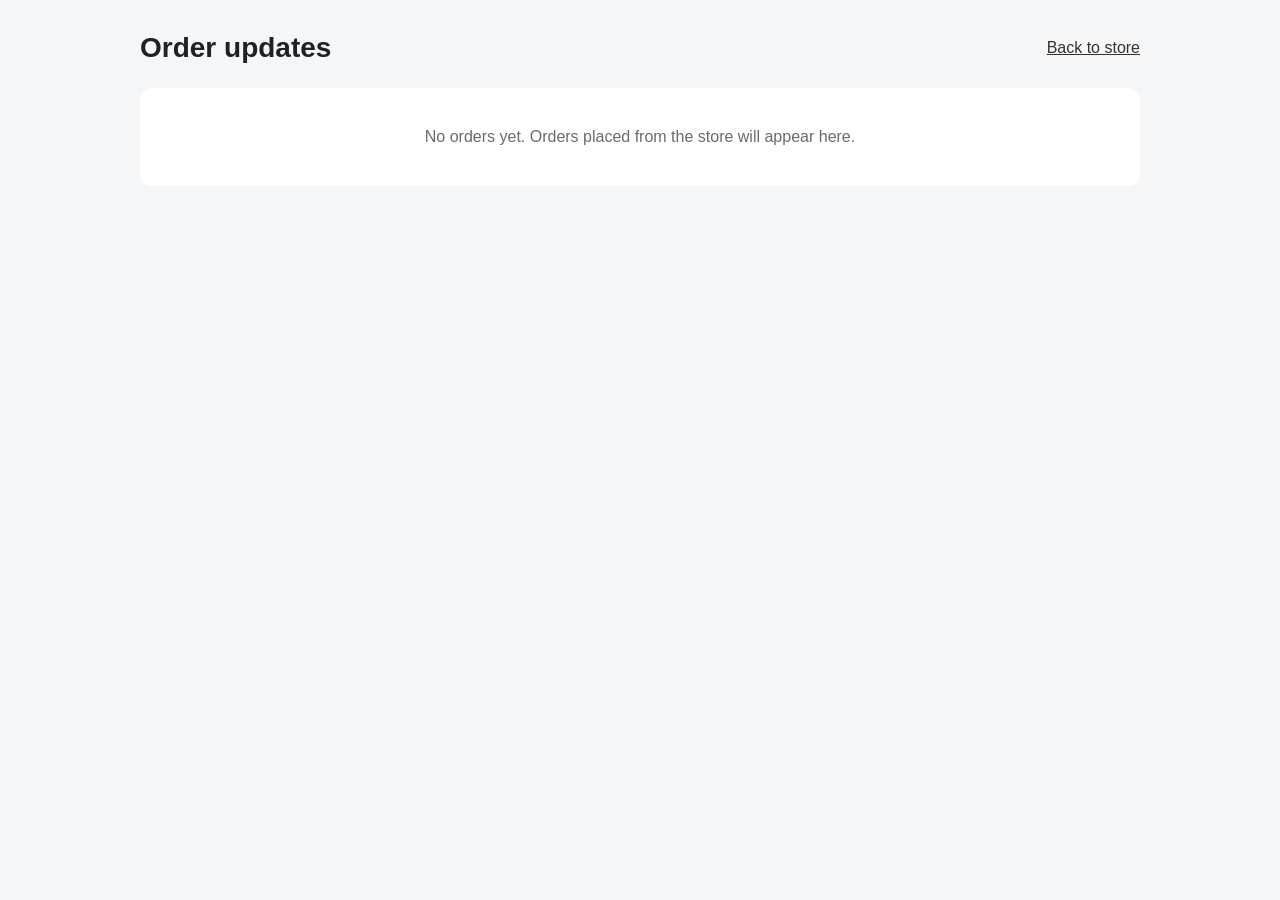
<file: admin.html>
<!DOCTYPE html>
<html lang="en">
<head>
    <meta charset="UTF-8">
    <meta name="viewport" content="width=device-width, initial-scale=1.0">
    <title>Order Admin | Baby Toy Store</title>
    <style>
        * { box-sizing: border-box; }
        body { margin: 0; padding: 32px 18px; background: #f5f6f8; color: #202124; font-family: Arial, sans-serif; }
        main { max-width: 1000px; margin: auto; }
        header { display: flex; justify-content: space-between; align-items: center; gap: 16px; margin-bottom: 24px; }
        h1 { margin: 0; font-size: 28px; }
        header a { color: #333; }
        .orders { display: grid; gap: 16px; }
        .order-card { padding: 20px; border-radius: 12px; background: #fff; box-shadow: 0 3px 14px #0000000d; }
        .order-heading { display: flex; justify-content: space-between; gap: 12px; flex-wrap: wrap; margin-bottom: 12px; }
        .order-heading h2 { margin: 0 0 6px; font-size: 18px; }
        .muted { color: #70757a; font-size: 14px; }
        .items { margin: 10px 0 18px; padding-left: 20px; color: #45484c; }
        .stage-grid { display: grid; grid-template-columns: repeat(3, minmax(0, 1fr)); gap: 12px; }
        .stage { padding: 13px; border: 1px solid #e3e5e8; border-radius: 8px; }
        .stage label { display: block; margin-bottom: 8px; font-weight: 700; font-size: 14px; }
        .stage input { width: 100%; padding: 9px; border: 1px solid #ccd0d5; border-radius: 5px; }
        .stage small { display: block; margin-top: 7px; color: #626970; }
        .actions { display: flex; justify-content: space-between; gap: 10px; margin-top: 16px; }
        button { padding: 10px 16px; border: 0; border-radius: 6px; background: #ffe926; font-weight: 700; cursor: pointer; }
        button.delete-order { background: #fff; border: 1px solid #c83f3f; color: #b42323; }
        .empty { padding: 40px 20px; border-radius: 12px; background: white; text-align: center; color: #676b70; }
        @media(max-width: 650px) { body { padding: 22px 12px; } .stage-grid { grid-template-columns: 1fr; } }
    </style>
</head>
<body>
<main>
    <header><h1>Order updates</h1><a href="index.html">Back to store</a></header>
    <div id="orders" class="orders" aria-live="polite"></div>
</main>
<script>
    const ORDER_KEY = "toyStoreOrders";
    const stageNames = ["Confirmed", "On the way", "Delivered"];
    function loadOrders() {
        try { return JSON.parse(localStorage.getItem(ORDER_KEY)) || []; }
        catch { return []; }
    }
    function renderOrders() {
        const container = document.getElementById("orders");
        const orders = loadOrders();
        if (!orders.length) {
            container.innerHTML = '<div class="empty">No orders yet. Orders placed from the store will appear here.</div>';
            return;
        }
        container.innerHTML = orders.map(order => {
            const stages = Array.isArray(order.stages) ? order.stages : stageNames.map((name, index) => ({ name, date: "", completed: index === 0 }));
            const items = (order.items || []).map(item => `<li>${item.name} × ${item.quantity} — $${(item.price * item.quantity).toFixed(2)}</li>`).join("");
            return `<article class="order-card" data-order="${order.id}">
                <div class="order-heading"><div><h2>${order.id}</h2><span class="muted">Placed ${new Date(order.createdAt).toLocaleString()}</span></div><strong>$${Number(order.total).toFixed(2)}</strong></div>
                <ul class="items">${items}</ul>
                <div class="stage-grid">${stageNames.map((name, index) => `<div class="stage"><label for="date-${order.id}-${index}">${name} date</label><input type="date" id="date-${order.id}-${index}" value="${stages[index]?.date || ""}"><small>${stages[index]?.completed ? "Visible to customer" : "Not completed"}</small></div>`).join("")}</div>
                <div class="stage"><label for="status-${order.id}">Order status</label><select id="status-${order.id}" style="width:100%;padding:9px;border:1px solid #ccd0d5;border-radius:5px">${stageNames.map((name, index) => `<option value="${index}" ${Number(order.status) === index ? "selected" : ""}>${name}</option>`).join("")}</select></div>
                <div class="actions">
                    <button class="delete-order" type="button" onclick="deleteOrder('${order.id}')">Delete order</button>
                    <button type="button" onclick="saveOrderUpdate('${order.id}')">Save order update</button>
                </div>
            </article>`;
        }).join("");
    }
    function saveOrderUpdate(orderId) {
        const orders = loadOrders();
        const order = orders.find(item => item.id === orderId);
        if (!order) return;
        const status = Number(document.getElementById(`status-${orderId}`).value);
        order.status = status;
        order.stages = stageNames.map((name, index) => ({
            name,
            date: document.getElementById(`date-${orderId}-${index}`).value,
            completed: index <= status
        }));
        if (order.stages.slice(0, status + 1).some(stage => !stage.date)) {
            alert("Add a date for each completed order step before saving.");
            return;
        }
        localStorage.setItem(ORDER_KEY, JSON.stringify(orders));
        renderOrders();
        alert("Order status and dates updated.");
    }
    function deleteOrder(orderId) {
        if (!confirm(`Delete order ${orderId} and its saved product details?`)) return;
        const orders = loadOrders().filter(order => order.id !== orderId);
        localStorage.setItem(ORDER_KEY, JSON.stringify(orders));
        if (localStorage.getItem("lastToyStoreOrder") === orderId) {
            if (orders.length) localStorage.setItem("lastToyStoreOrder", orders[0].id);
            else localStorage.removeItem("lastToyStoreOrder");
        }
        renderOrders();
    }
    window.addEventListener("storage", renderOrders);
    renderOrders();
</script>
</body>
</html>
</file>
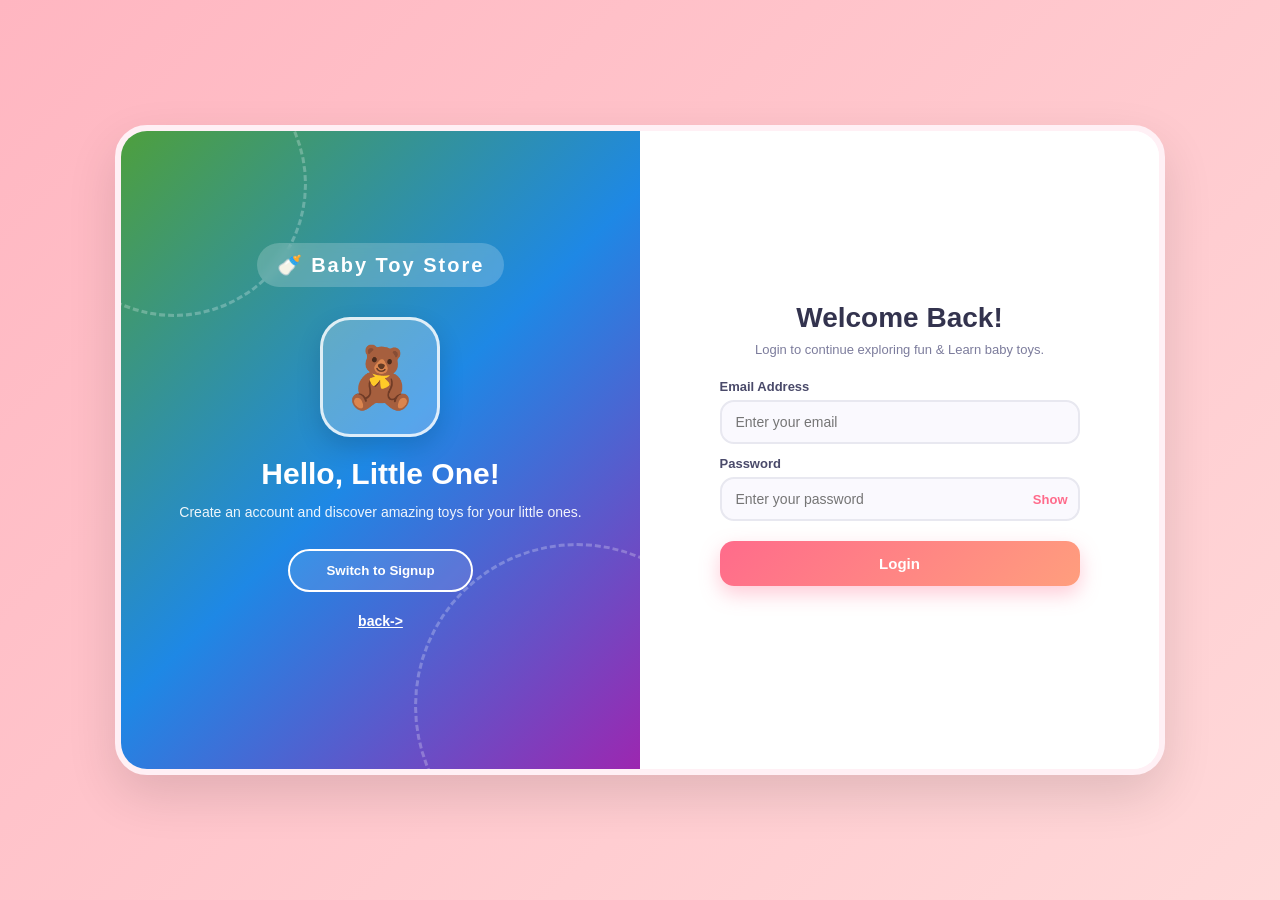
<file: dive.html>
<!DOCTYPE html>
<html lang="en">
<head>
<meta charset="UTF-8">
<meta name="viewport" content="width=device-width, initial-scale=1.0">
<title>Baby Toy Store - Login & Signup</title>

<style>
* {
    margin: 0;
    padding: 0;
    box-sizing: border-box;
}

body {
    min-height: 100vh;
    display: flex;
    align-items: center;
    justify-content: center;
    padding: 20px;
    font-family: "Poppins", "Comic Sans MS", "Segoe UI", sans-serif;
    background: linear-gradient(135deg, #FFB6C1, #FFE4E1, #E0FFFF, #98FB98);
    background-size: 400% 400%;
    animation: toyBgAnimation 12s ease infinite;
}

@keyframes toyBgAnimation {
    0% { background-position: 0% 50%; }
    50% { background-position: 100% 50%; }
    100% { background-position: 0% 50%; }
}

.auth-container {
    position: relative;
    display: flex;
    width: 100%;
    max-width: 1050px;
    min-height: 650px;
    background: #FFFFFF;
    border-radius: 32px;
    overflow: hidden;
    box-shadow: 0 20px 50px rgba(0, 0, 0, 0.12);
    border: 6px solid #FFF0F5;
}

/* Both forms remain visible on desktop */
.form-panel {
    width: 50%;
    flex: 0 0 50%;
    display: flex;
    flex-direction: column;
    justify-content: center;
    align-items: center;
    padding: 35px;
    background: #FFFFFF;
}

.signup-panel {
    order: 1;
}

.login-panel {
    order: 2;
}

.form-panel form {
    width: 100%;
    max-width: 360px;
}

/* Interactive Toy Selector Banner inside Form */
.toy-picker {
    display: flex;
    justify-content: center;
    gap: 12px;
    margin-bottom: 18px;
}

.toy-chip {
    width: 48px;
    height: 48px;
    border-radius: 50%;
    background: #F0F8FF;
    border: 2px solid #E2E8F0;
    display: flex;
    align-items: center;
    justify-content: center;
    font-size: 24px;
    cursor: pointer;
    transition: all 0.3s cubic-bezier(0.175, 0.885, 0.32, 1.275);
}

.toy-chip:hover {
    transform: scale(1.2) rotate(10deg);
    background: #FFF0F5;
    border-color: #FF69B4;
    box-shadow: 0 6px 15px rgba(255, 105, 180, 0.3);
}

h1 {
    font-size: 28px;
    color: #33334e;
    margin-bottom: 6px;
    font-weight: 800;
    text-align: center;
}

.subtitle {
    font-size: 13px;
    color: #7c7c9c;
    margin-bottom: 20px;
    line-height: 1.5;
    text-align: center;
}

label {
    display: block;
    margin: 12px 0 6px;
    font-size: 13px;
    color: #4A4A6A;
    font-weight: 700;
}

input {
    width: 100%;
    padding: 12px 14px;
    border: 2px solid #E8E8F0;
    background: #FAF9FE;
    border-radius: 14px;
    font-size: 14px;
    outline: none;
    transition: all .3s ease;
}

input:focus {
    border-color: #FF6B8B;
    background: #FFFFFF;
    box-shadow: 0 0 0 4px rgba(255, 107, 139, 0.18);
}

.password-box {
    position: relative;
}

.password-box input {
    padding-right: 60px;
}

.show-password {
    position: absolute;
    right: 12px;
    top: 50%;
    transform: translateY(-50%);
    border: none;
    background: none;
    color: #FF6B8B;
    font-weight: 700;
    font-size: 13px;
    cursor: pointer;
}

.hint {
    display: block;
    color: #8E8EA8;
    font-size: 11px;
    margin-top: 6px;
    line-height: 1.4;
}

.submit-btn {
    width: 100%;
    padding: 14px;
    margin-top: 20px;
    border: none;
    border-radius: 14px;
    color: white;
    background: linear-gradient(135deg, #FF6B8B, #FF9E7D);
    font-weight: 700;
    font-size: 15px;
    cursor: pointer;
    transition: all .3s ease;
    box-shadow: 0 8px 20px rgba(255, 107, 139, 0.35);
}

.submit-btn:hover {
    transform: translateY(-2px);
    box-shadow: 0 12px 24px rgba(255, 107, 139, 0.45);
}

.message {
    margin-top: 12px;
    font-size: 12px;
    overflow-wrap: anywhere;
    line-height: 1.5;
    text-align: center;
    font-weight: 600;
}

.mobile-switch {
    display: none;
    margin-top: 18px;
    font-size: 13px;
    color: #777;
    text-align: center;
}

.mobile-switch a {
    color: #FF6B8B;
    font-weight: 700;
    text-decoration: none;
}

/* Animated design overlay */
.overlay {
    position: absolute;
    z-index: 2;
    top: 0;
    left: 0;
    width: 50%;
    height: 100%;
    display: flex;
    align-items: center;
    justify-content: center;
    text-align: center;
    color: white;
    background: linear-gradient(135deg, #4E9F3D, #1E88E5, #9C27B0);
    transition: left .65s cubic-bezier(.65, 0, .35, 1);
    overflow: hidden;
}

.overlay::before,
.overlay::after {
    content: "";
    position: absolute;
    border: 3px dashed rgba(255, 255, 255, 0.25);
    border-radius: 50%;
}

.overlay::before {
    width: 260px;
    height: 260px;
    top: -80px;
    left: -80px;
}

.overlay::after {
    width: 320px;
    height: 320px;
    right: -100px;
    bottom: -100px;
}

.overlay-content {
    position: relative;
    z-index: 1;
    padding: 30px;
}

.logo {
    font-size: 20px;
    letter-spacing: 2px;
    font-weight: 900;
    margin-bottom: 30px;
    background: rgba(255, 255, 255, 0.2);
    padding: 10px 20px;
    border-radius: 30px;
    display: inline-block;
    backdrop-filter: blur(5px);
}

/* Interactive Main Toy Display */
.toy-showcase {
    position: relative;
    width: 120px;
    height: 120px;
    margin: 0 auto 20px;
    background: rgba(255, 255, 255, 0.25);
    border: 3px solid rgba(255, 255, 255, 0.8);
    border-radius: 30px;
    display: flex;
    align-items: center;
    justify-content: center;
    font-size: 60px;
    cursor: pointer;
    transition: all 0.4s ease;
    box-shadow: 0 10px 25px rgba(0,0,0,0.15);
}

.toy-showcase:hover {
    transform: rotate(10deg) scale(1.1);
    background: rgba(255, 255, 255, 0.4);
}

.overlay h2 {
    font-size: 30px;
    margin-bottom: 10px;
    font-weight: 800;
}

.overlay p {
    font-size: 14px;
    line-height: 1.6;
    margin-bottom: 25px;
    color: rgba(255, 255, 255, 0.92);
}

.outline-btn {
    padding: 12px 36px;
    border: 2px solid white;
    border-radius: 30px;
    color: white;
    background: rgba(255, 255, 255, 0.1);
    font-weight: 700;
    cursor: pointer;
    transition: all .3s ease;
}

.outline-btn:hover {
    background: white;
    color: #FF6B8B;
    transform: scale(1.05);
}

.overlay a {
    color: #FFFFFF;
    text-decoration: underline;
    font-weight: 600;
}

.overlay a:hover {
    color: #FFE926;
}

/* Slide the overlay to the right */
.auth-container.signup-mode .overlay {
    left: 50%;
    background: linear-gradient(135deg, #FF758C, #FF7EB3, #FFC3A0);
}

/* Mobile layout */
@media (max-width: 720px) {
    body {
        padding: 15px;
    }

    .auth-container {
        max-width: 440px;
        min-height: auto;
        flex-direction: column;
        border-radius: 24px;
    }

    .form-panel {
        width: 100%;
        flex: 0 0 100%;
        padding: 30px 20px;
    }

    .auth-container .overlay {
        display: none;
    }

    .auth-container:not(.signup-mode) .signup-panel {
        display: none;
    }

    .auth-container.signup-mode .login-panel {
        display: none;
    }

    .mobile-switch {
        display: block;
    }

    h1 {
        font-size: 24px;
    }
}
</style>
</head>
<body>
<div class="auth-container" id="authContainer">
<script>
    (function () {
        var params = new URLSearchParams(window.location.search);
        var hash = (window.location.hash || "").toLowerCase();
        var mode = (params.get("mode") || params.get("action") || params.get("form") || "").toLowerCase();
        if (mode === "signup" || mode === "register" || hash === "#signup" || hash === "#register") {
            document.getElementById("authContainer").classList.add("signup-mode");
        }
    })();
</script>
    <!-- LEFT: SIGNUP -->
    <section class="form-panel signup-panel">
        <form id="signupForm">
            <h1>Create Account</h1>
            <p class="subtitle">Join Baby Toy Store & unlock magical playtimes!</p>
            <label for="signupName">Full Name</label>
            <input type="text" id="signupName"
                   placeholder="Enter your name" required>
            <label for="signupUsername">Email Address</label>
            <input type="email" id="signupUsername"
                   placeholder="Enter your email" required>
            <label for="signupPassword">Password</label>
            <div class="password-box">
                <input type="password" id="signupPassword"
                       placeholder="Create a password"
                       minlength="8" required>
                <button type="button" class="show-password"
                        data-target="signupPassword">Show</button>
            </div>
            <small class="hint">
                Minimum 8 characters, one uppercase letter, one number
                and one special character.
            </small>
            <button type="submit" class="submit-btn">Create Account</button>
            <p id="signupMessage" class="message" aria-live="polite"></p>
            <p class="mobile-switch">
                Already have an account?
                <a href="#" id="mobileLogin">Login</a>
            </p>
        </form>
    </section>

    <!-- RIGHT: LOGIN -->
    <section class="form-panel login-panel">
        <form id="loginForm">
            <h1>Welcome Back!</h1>
            <p class="subtitle">Login to continue exploring fun & Learn baby toys.</p>

            <label for="loginUsername">Email Address</label>
            <input type="email" id="loginUsername"
                   placeholder="Enter your email" required>

            <label for="loginPassword">Password</label>
            <div class="password-box">
                <input type="password" id="loginPassword"
                       placeholder="Enter your password" required>
                <button type="button" class="show-password"
                        data-target="loginPassword">Show</button>
            </div>

            <button type="submit" class="submit-btn">Login</button>

            <p id="loginMessage" class="message" aria-live="polite"></p>

            <p class="mobile-switch">
                Don't have an account?
                <a href="#" id="mobileSignup">Sign up</a>
            </p>
        </form>
    </section>

    <!-- SLIDING DESIGN -->
    <div class="overlay" id="overlay">
        <div class="overlay-content">
            <div class="logo">🍼 Baby Toy Store</div>

            <!-- Interactive Main Toy Display -->
            <div class="toy-showcase" id="interactiveToy" title="Click to swap toy!">🧸</div>

            <h2 id="overlayTitle">Hello, Friend!</h2>
            <p id="overlayText">
                Create an account and discover amazing toys for your little ones.
            </p>

            <button type="button" class="outline-btn" id="switchBtn">
                Switch to Signup
            </button>
            <br><br>
            <p><a href="index.html">back-></a></p>
        </div>
    </div>

</div>

<script>
// ========================================
// 1. INTERACTIVE TOY SWAPPER & SLIDING DESIGN
// ========================================
const authContainer = document.getElementById("authContainer");
const switchBtn = document.getElementById("switchBtn");
const overlayTitle = document.getElementById("overlayTitle");
const overlayText = document.getElementById("overlayText");
const interactiveToy = document.getElementById("interactiveToy");

const toysList = ["🧸", "🚀", "🚂", "🤖", "🎨", "🦄", "🚗", "🦆"];
let currentToyIdx = 0;

// Swap toy icon when user clicks the main toy badge
interactiveToy.addEventListener("click", () => {
    currentToyIdx = (currentToyIdx + 1) % toysList.length;
    interactiveToy.textContent = toysList[currentToyIdx];
});

let signupMode = false;

function changeMode(showSignup, updateUrl = true) {
    signupMode = showSignup;

    authContainer.classList.toggle("signup-mode", signupMode);

    overlayTitle.textContent = signupMode
        ? "Welcome Back!"
        : "Hello, Little One!";

    overlayText.textContent = signupMode
        ? "Your favorite toy box is waiting for you. Log in and play!"
        : "Create an account and discover amazing toys for your little ones.";

    switchBtn.textContent = signupMode
        ? "Switch to Login"
        : "Switch to Signup";

    interactiveToy.textContent = signupMode ? "🚀" : "🧸";

    document.getElementById("signupMessage").textContent = "";
    document.getElementById("loginMessage").textContent = "";

    if (updateUrl && window.history && window.history.replaceState) {
        const mode = signupMode ? "signup" : "login";
        const newUrl = window.location.pathname + "?mode=" + mode;
        window.history.replaceState(null, "", newUrl);
    }
}

// Check URL parameters and hash to set initial mode
function checkInitialMode() {
    const params = new URLSearchParams(window.location.search);
    const hash = (window.location.hash || "").toLowerCase();
    const mode = (params.get("mode") || params.get("action") || params.get("form") || "").toLowerCase();
    const isSignup = mode === "signup" || mode === "register" || hash === "#signup" || hash === "#register";
    changeMode(isSignup, false);
}

checkInitialMode();

window.addEventListener("popstate", () => {
    checkInitialMode();
});

switchBtn.addEventListener("click", () => {
    changeMode(!signupMode);
});

document.getElementById("mobileLogin").addEventListener("click", e => {
    e.preventDefault();
    changeMode(false);
});

document.getElementById("mobileSignup").addEventListener("click", e => {
    e.preventDefault();
    changeMode(true);
});


// ========================================
// 2. SHOW / HIDE PASSWORD
// ========================================
document.querySelectorAll(".show-password").forEach(button => {
    button.addEventListener("click", () => {
        const input = document.getElementById(button.dataset.target);

        input.type = input.type === "password" ? "text" : "password";
        button.textContent = input.type === "password" ? "Show" : "Hide";
    });
});


// ========================================
// 3. LOCAL STORAGE SETTINGS
// ========================================
const USERS_KEY = "users";
const EXPIRY_TIME = 5 * 60 * 1000; // 5 minutes


// Get saved users
function getUsers() {
    try {
        const users = JSON.parse(
            localStorage.getItem(USERS_KEY) || "[]"
        );

        return Array.isArray(users) ? users : [];
    } catch {
        return [];
    }
}


// Remove expired users
function removeExpiredUsers() {
    const currentTime = Date.now();

    const activeUsers = getUsers().filter(user => {
        return user.expiry && currentTime < user.expiry;
    });

    localStorage.setItem(USERS_KEY, JSON.stringify(activeUsers));

    return activeUsers;
}


// ========================================
// 4. SIGNUP
// ========================================
document.getElementById("signupForm").addEventListener("submit", function(e) {
    e.preventDefault();

    const name = document.getElementById("signupName").value.trim();

    const email = document.getElementById("signupUsername")
        .value.trim().toLowerCase();

    const password = document.getElementById("signupPassword").value;

    const message = document.getElementById("signupMessage");

    message.textContent = "";

    // Password: 8+ characters, uppercase, number, special character
    const passwordPattern =
        /^(?=.*[A-Z])(?=.*[0-9])(?=.*[^A-Za-z0-9]).{8,}$/;

    if (!passwordPattern.test(password)) {
        message.style.color = "#d93025";
        message.textContent =
            "Password must contain at least 8 characters, one uppercase letter, one number and one special character.";
        return;
    }

    // Remove expired accounts first
    const users = removeExpiredUsers();

    // Prevent duplicate email registration
    const exists = users.some(user => user.email === email);

    if (exists) {
        message.style.color = "#d93025";
        message.textContent = "This email is already registered!";
        return;
    }

    // Create user with expiry time
    const newUser = {
        name: name,
        email: email,
        password: password,
        expiry: Date.now() + EXPIRY_TIME
    };

    users.push(newUser);

    // Save to localStorage
    try {
        localStorage.setItem(USERS_KEY, JSON.stringify(users));

        message.style.color = "#16834a";
        message.textContent =
            "Registration successful! Your account expires in 5 minutes.";

        this.reset();

        // Switch to login form automatically after short delay
        setTimeout(() => {
            changeMode(false);
        }, 1500);
    } catch (error) {
        message.style.color = "#d93025";
        message.textContent = "Unable to save account in this browser.";
    }
});


// ========================================
// 5. LOGIN
// ========================================
document.getElementById("loginForm").addEventListener("submit", function(e) {
    e.preventDefault();

    const email = document.getElementById("loginUsername")
        .value.trim().toLowerCase();

    const password = document.getElementById("loginPassword").value;

    const message = document.getElementById("loginMessage");

    message.textContent = "";

    // Remove expired users before checking login
    const users = removeExpiredUsers();

    const user = users.find(user =>
        user.email === email &&
        user.password === password
    );

    if (user) {
        message.style.color = "#16834a";
        message.textContent =
            "Login successful! Welcome back, " + user.name + "!";
        setTimeout(() => {
            window.location.href = "index.html";
        }, 500);
    } else {
        message.style.color = "#d93025";
        message.textContent =
            "Invalid email or password, or your account has expired.";
    }
});


// ========================================
// 6. CLEAN EXPIRED ACCOUNTS ON PAGE LOAD
// ========================================
removeExpiredUsers();

</script>
</body>
</html>
</file>
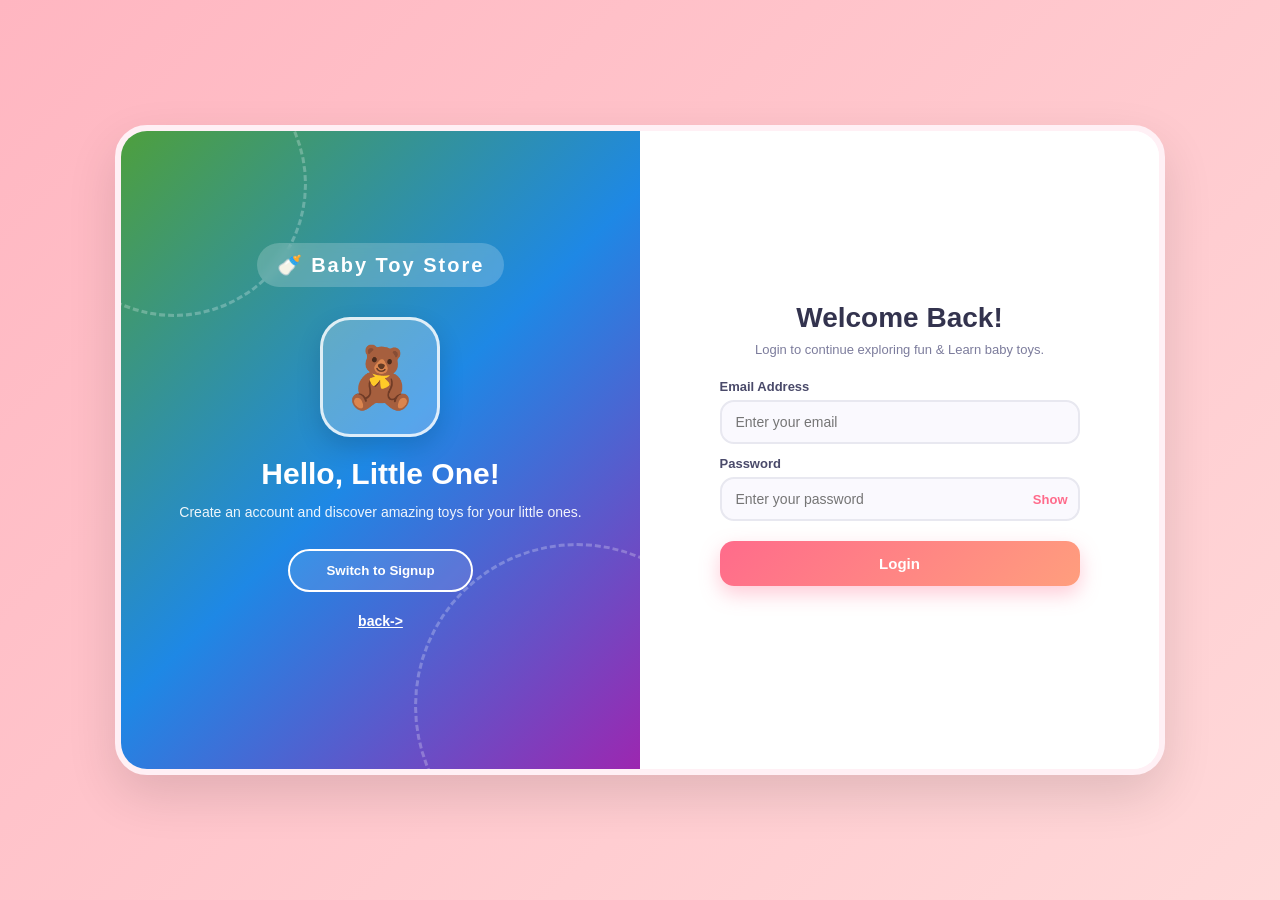
<file: login.html>
<!DOCTYPE html>
<html lang="en">
<head>
<meta charset="UTF-8">
<meta name="viewport" content="width=device-width, initial-scale=1.0">
<title>Baby Toy Store - Login & Signup</title>

<style>
* {
    margin: 0;
    padding: 0;
    box-sizing: border-box;
}

body {
    min-height: 100vh;
    display: flex;
    align-items: center;
    justify-content: center;
    padding: 20px;
    font-family: "Poppins", "Comic Sans MS", "Segoe UI", sans-serif;
    background: linear-gradient(135deg, #FFB6C1, #FFE4E1, #E0FFFF, #98FB98);
    background-size: 400% 400%;
    animation: toyBgAnimation 12s ease infinite;
}

@keyframes toyBgAnimation {
    0% { background-position: 0% 50%; }
    50% { background-position: 100% 50%; }
    100% { background-position: 0% 50%; }
}

.auth-container {
    position: relative;
    display: flex;
    width: 100%;
    max-width: 1050px;
    min-height: 650px;
    background: #FFFFFF;
    border-radius: 32px;
    overflow: hidden;
    box-shadow: 0 20px 50px rgba(0, 0, 0, 0.12);
    border: 6px solid #FFF0F5;
}

/* Both forms remain visible on desktop */
.form-panel {
    width: 50%;
    flex: 0 0 50%;
    display: flex;
    flex-direction: column;
    justify-content: center;
    align-items: center;
    padding: 35px;
    background: #FFFFFF;
}

.signup-panel {
    order: 1;
}

.login-panel {
    order: 2;
}

.form-panel form {
    width: 100%;
    max-width: 360px;
}

/* Interactive Toy Selector Banner inside Form */
.toy-picker {
    display: flex;
    justify-content: center;
    gap: 12px;
    margin-bottom: 18px;
}

.toy-chip {
    width: 48px;
    height: 48px;
    border-radius: 50%;
    background: #F0F8FF;
    border: 2px solid #E2E8F0;
    display: flex;
    align-items: center;
    justify-content: center;
    font-size: 24px;
    cursor: pointer;
    transition: all 0.3s cubic-bezier(0.175, 0.885, 0.32, 1.275);
}

.toy-chip:hover {
    transform: scale(1.2) rotate(10deg);
    background: #FFF0F5;
    border-color: #FF69B4;
    box-shadow: 0 6px 15px rgba(255, 105, 180, 0.3);
}

h1 {
    font-size: 28px;
    color: #33334e;
    margin-bottom: 6px;
    font-weight: 800;
    text-align: center;
}

.subtitle {
    font-size: 13px;
    color: #7c7c9c;
    margin-bottom: 20px;
    line-height: 1.5;
    text-align: center;
}

label {
    display: block;
    margin: 12px 0 6px;
    font-size: 13px;
    color: #4A4A6A;
    font-weight: 700;
}

input {
    width: 100%;
    padding: 12px 14px;
    border: 2px solid #E8E8F0;
    background: #FAF9FE;
    border-radius: 14px;
    font-size: 14px;
    outline: none;
    transition: all .3s ease;
}

input:focus {
    border-color: #FF6B8B;
    background: #FFFFFF;
    box-shadow: 0 0 0 4px rgba(255, 107, 139, 0.18);
}

.password-box {
    position: relative;
}

.password-box input {
    padding-right: 60px;
}

.show-password {
    position: absolute;
    right: 12px;
    top: 50%;
    transform: translateY(-50%);
    border: none;
    background: none;
    color: #FF6B8B;
    font-weight: 700;
    font-size: 13px;
    cursor: pointer;
}

.hint {
    display: block;
    color: #8E8EA8;
    font-size: 11px;
    margin-top: 6px;
    line-height: 1.4;
}

.submit-btn {
    width: 100%;
    padding: 14px;
    margin-top: 20px;
    border: none;
    border-radius: 14px;
    color: white;
    background: linear-gradient(135deg, #FF6B8B, #FF9E7D);
    font-weight: 700;
    font-size: 15px;
    cursor: pointer;
    transition: all .3s ease;
    box-shadow: 0 8px 20px rgba(255, 107, 139, 0.35);
}

.submit-btn:hover {
    transform: translateY(-2px);
    box-shadow: 0 12px 24px rgba(255, 107, 139, 0.45);
}

.message {
    margin-top: 12px;
    font-size: 12px;
    overflow-wrap: anywhere;
    line-height: 1.5;
    text-align: center;
    font-weight: 600;
}

.mobile-switch {
    display: none;
    margin-top: 18px;
    font-size: 13px;
    color: #777;
    text-align: center;
}

.mobile-switch a {
    color: #FF6B8B;
    font-weight: 700;
    text-decoration: none;
}

/* Animated design overlay */
.overlay {
    position: absolute;
    z-index: 2;
    top: 0;
    left: 0;
    width: 50%;
    height: 100%;
    display: flex;
    align-items: center;
    justify-content: center;
    text-align: center;
    color: white;
    background: linear-gradient(135deg, #4E9F3D, #1E88E5, #9C27B0);
    transition: left .65s cubic-bezier(.65, 0, .35, 1);
    overflow: hidden;
}

.overlay::before,
.overlay::after {
    content: "";
    position: absolute;
    border: 3px dashed rgba(255, 255, 255, 0.25);
    border-radius: 50%;
}

.overlay::before {
    width: 260px;
    height: 260px;
    top: -80px;
    left: -80px;
}

.overlay::after {
    width: 320px;
    height: 320px;
    right: -100px;
    bottom: -100px;
}

.overlay-content {
    position: relative;
    z-index: 1;
    padding: 30px;
}

.logo {
    font-size: 20px;
    letter-spacing: 2px;
    font-weight: 900;
    margin-bottom: 30px;
    background: rgba(255, 255, 255, 0.2);
    padding: 10px 20px;
    border-radius: 30px;
    display: inline-block;
    backdrop-filter: blur(5px);
}

/* Interactive Main Toy Display */
.toy-showcase {
    position: relative;
    width: 120px;
    height: 120px;
    margin: 0 auto 20px;
    background: rgba(255, 255, 255, 0.25);
    border: 3px solid rgba(255, 255, 255, 0.8);
    border-radius: 30px;
    display: flex;
    align-items: center;
    justify-content: center;
    font-size: 60px;
    cursor: pointer;
    transition: all 0.4s ease;
    box-shadow: 0 10px 25px rgba(0,0,0,0.15);
}

.toy-showcase:hover {
    transform: rotate(10deg) scale(1.1);
    background: rgba(255, 255, 255, 0.4);
}

.overlay h2 {
    font-size: 30px;
    margin-bottom: 10px;
    font-weight: 800;
}

.overlay p {
    font-size: 14px;
    line-height: 1.6;
    margin-bottom: 25px;
    color: rgba(255, 255, 255, 0.92);
}

.outline-btn {
    padding: 12px 36px;
    border: 2px solid white;
    border-radius: 30px;
    color: white;
    background: rgba(255, 255, 255, 0.1);
    font-weight: 700;
    cursor: pointer;
    transition: all .3s ease;
}

.outline-btn:hover {
    background: white;
    color: #FF6B8B;
    transform: scale(1.05);
}

.overlay a {
    color: #FFFFFF;
    text-decoration: underline;
    font-weight: 600;
}

.overlay a:hover {
    color: #FFE926;
}

/* Slide the overlay to the right */
.auth-container.signup-mode .overlay {
    left: 50%;
    background: linear-gradient(135deg, #FF758C, #FF7EB3, #FFC3A0);
}

/* Mobile layout */
@media (max-width: 720px) {
    body {
        padding: 15px;
    }

    .auth-container {
        max-width: 440px;
        min-height: auto;
        flex-direction: column;
        border-radius: 24px;
    }

    .form-panel {
        width: 100%;
        flex: 0 0 100%;
        padding: 30px 20px;
    }

    .auth-container .overlay {
        display: none;
    }

    .auth-container:not(.signup-mode) .signup-panel {
        display: none;
    }

    .auth-container.signup-mode .login-panel {
        display: none;
    }

    .mobile-switch {
        display: block;
    }

    h1 {
        font-size: 24px;
    }
}
</style>
</head>
<body>
<div class="auth-container" id="authContainer">
<script>
    (function () {
        var params = new URLSearchParams(window.location.search);
        var hash = (window.location.hash || "").toLowerCase();
        var mode = (params.get("mode") || params.get("action") || params.get("form") || "").toLowerCase();
        if (mode === "signup" || mode === "register" || hash === "#signup" || hash === "#register") {
            document.getElementById("authContainer").classList.add("signup-mode");
        }
    })();
</script>
    <!-- LEFT: SIGNUP -->
    <section class="form-panel signup-panel">
        <form id="signupForm">
            <h1>Create Account</h1>
            <p class="subtitle">Join Baby Toy Store & unlock magical playtimes!</p>
            <label for="signupName">Full Name</label>
            <input type="text" id="signupName"
                   placeholder="Enter your name" required>
            <label for="signupUsername">Email Address</label>
            <input type="email" id="signupUsername"
                   placeholder="Enter your email" required>
            <label for="signupPassword">Password</label>
            <div class="password-box">
                <input type="password" id="signupPassword"
                       placeholder="Create a password"
                       minlength="8" required>
                <button type="button" class="show-password"
                        data-target="signupPassword">Show</button>
            </div>
            <small class="hint">
                Minimum 8 characters, one uppercase letter, one number
                and one special character.
            </small>
            <button type="submit" class="submit-btn">Create Account</button>
            <p id="signupMessage" class="message" aria-live="polite"></p>
            <p class="mobile-switch">
                Already have an account?
                <a href="#" id="mobileLogin">Login</a>
            </p>
        </form>
    </section>

    <!-- RIGHT: LOGIN -->
    <section class="form-panel login-panel">
        <form id="loginForm">
            <h1>Welcome Back!</h1>
            <p class="subtitle">Login to continue exploring fun & Learn baby toys.</p>

            <label for="loginUsername">Email Address</label>
            <input type="email" id="loginUsername"
                   placeholder="Enter your email" required>

            <label for="loginPassword">Password</label>
            <div class="password-box">
                <input type="password" id="loginPassword"
                       placeholder="Enter your password" required>
                <button type="button" class="show-password"
                        data-target="loginPassword">Show</button>
            </div>

            <button type="submit" class="submit-btn">Login</button>

            <p id="loginMessage" class="message" aria-live="polite"></p>

            <p class="mobile-switch">
                Don't have an account?
                <a href="#" id="mobileSignup">Sign up</a>
            </p>
        </form>
    </section>

    <!-- SLIDING DESIGN -->
    <div class="overlay" id="overlay">
        <div class="overlay-content">
            <div class="logo">🍼 Baby Toy Store</div>

            <!-- Interactive Main Toy Display -->
            <div class="toy-showcase" id="interactiveToy" title="Click to swap toy!">🧸</div>

            <h2 id="overlayTitle">Hello, Friend!</h2>
            <p id="overlayText">
                Create an account and discover amazing toys for your little ones.
            </p>

            <button type="button" class="outline-btn" id="switchBtn">
                Switch to Signup
            </button>
            <br><br>
            <p><a href="index.html">back-></a></p>
        </div>
    </div>

</div>

<script>
// ========================================
// 1. INTERACTIVE TOY SWAPPER & SLIDING DESIGN
// ========================================
const authContainer = document.getElementById("authContainer");
const switchBtn = document.getElementById("switchBtn");
const overlayTitle = document.getElementById("overlayTitle");
const overlayText = document.getElementById("overlayText");
const interactiveToy = document.getElementById("interactiveToy");

const toysList = ["🧸", "🚀", "🚂", "🤖", "🎨", "🦄", "🚗", "🦆"];
let currentToyIdx = 0;

// Swap toy icon when user clicks the main toy badge
interactiveToy.addEventListener("click", () => {
    currentToyIdx = (currentToyIdx + 1) % toysList.length;
    interactiveToy.textContent = toysList[currentToyIdx];
});

let signupMode = false;

function changeMode(showSignup, updateUrl = true) {
    signupMode = showSignup;

    authContainer.classList.toggle("signup-mode", signupMode);

    overlayTitle.textContent = signupMode
        ? "Welcome Back!"
        : "Hello, Little One!";

    overlayText.textContent = signupMode
        ? "Your favorite toy box is waiting for you. Log in and play!"
        : "Create an account and discover amazing toys for your little ones.";

    switchBtn.textContent = signupMode
        ? "Switch to Login"
        : "Switch to Signup";

    interactiveToy.textContent = signupMode ? "🚀" : "🧸";

    document.getElementById("signupMessage").textContent = "";
    document.getElementById("loginMessage").textContent = "";

    if (updateUrl && window.history && window.history.replaceState) {
        const mode = signupMode ? "signup" : "login";
        const newUrl = window.location.pathname + "?mode=" + mode;
        window.history.replaceState(null, "", newUrl);
    }
}

// Check URL parameters and hash to set initial mode
function checkInitialMode() {
    const params = new URLSearchParams(window.location.search);
    const hash = (window.location.hash || "").toLowerCase();
    const mode = (params.get("mode") || params.get("action") || params.get("form") || "").toLowerCase();
    const isSignup = mode === "signup" || mode === "register" || hash === "#signup" || hash === "#register";
    changeMode(isSignup, false);
}

checkInitialMode();

window.addEventListener("popstate", () => {
    checkInitialMode();
});

switchBtn.addEventListener("click", () => {
    changeMode(!signupMode);
});

document.getElementById("mobileLogin").addEventListener("click", e => {
    e.preventDefault();
    changeMode(false);
});

document.getElementById("mobileSignup").addEventListener("click", e => {
    e.preventDefault();
    changeMode(true);
});


// ========================================
// 2. SHOW / HIDE PASSWORD
// ========================================
document.querySelectorAll(".show-password").forEach(button => {
    button.addEventListener("click", () => {
        const input = document.getElementById(button.dataset.target);

        input.type = input.type === "password" ? "text" : "password";
        button.textContent = input.type === "password" ? "Show" : "Hide";
    });
});


// ========================================
// 3. LOCAL STORAGE SETTINGS
// ========================================
const USERS_KEY = "users";
const EXPIRY_TIME = 5 * 60 * 1000; // 5 minutes


// Get saved users
function getUsers() {
    try {
        const users = JSON.parse(
            localStorage.getItem(USERS_KEY) || "[]"
        );

        return Array.isArray(users) ? users : [];
    } catch {
        return [];
    }
}


// Remove expired users
function removeExpiredUsers() {
    const currentTime = Date.now();

    const activeUsers = getUsers().filter(user => {
        return user.expiry && currentTime < user.expiry;
    });

    localStorage.setItem(USERS_KEY, JSON.stringify(activeUsers));

    return activeUsers;
}


// ========================================
// 4. SIGNUP
// ========================================
document.getElementById("signupForm").addEventListener("submit", function(e) {
    e.preventDefault();

    const name = document.getElementById("signupName").value.trim();

    const email = document.getElementById("signupUsername")
        .value.trim().toLowerCase();

    const password = document.getElementById("signupPassword").value;

    const message = document.getElementById("signupMessage");

    message.textContent = "";

    // Password: 8+ characters, uppercase, number, special character
    const passwordPattern =
        /^(?=.*[A-Z])(?=.*[0-9])(?=.*[^A-Za-z0-9]).{8,}$/;

    if (!passwordPattern.test(password)) {
        message.style.color = "#d93025";
        message.textContent =
            "Password must contain at least 8 characters, one uppercase letter, one number and one special character.";
        return;
    }

    // Remove expired accounts first
    const users = removeExpiredUsers();

    // Prevent duplicate email registration
    const exists = users.some(user => user.email === email);

    if (exists) {
        message.style.color = "#d93025";
        message.textContent = "This email is already registered!";
        return;
    }

    // Create user with expiry time
    const newUser = {
        name: name,
        email: email,
        password: password,
        expiry: Date.now() + EXPIRY_TIME
    };

    users.push(newUser);

    // Save to localStorage
    try {
        localStorage.setItem(USERS_KEY, JSON.stringify(users));

        message.style.color = "#16834a";
        message.textContent =
            "Registration successful! Your account expires in 5 minutes.";

        this.reset();

        // Switch to login form automatically after short delay
        setTimeout(() => {
            changeMode(false);
        }, 1500);
    } catch (error) {
        message.style.color = "#d93025";
        message.textContent = "Unable to save account in this browser.";
    }
});


// ========================================
// 5. LOGIN
// ========================================
document.getElementById("loginForm").addEventListener("submit", function(e) {
    e.preventDefault();

    const email = document.getElementById("loginUsername")
        .value.trim().toLowerCase();

    const password = document.getElementById("loginPassword").value;

    const message = document.getElementById("loginMessage");

    message.textContent = "";

    // Remove expired users before checking login
    const users = removeExpiredUsers();

    const user = users.find(user =>
        user.email === email &&
        user.password === password
    );

    if (user) {
        message.style.color = "#16834a";
        message.textContent =
            "Login successful! Welcome back, " + user.name + "!";
        setTimeout(() => {
            window.location.href = "admin.html";
        }, 500);
    } else {
        message.style.color = "#d93025";
        message.textContent =
            "Invalid email or password, or your account has expired.";
    }
});


// ========================================
// 6. CLEAN EXPIRED ACCOUNTS ON PAGE LOAD
// ========================================
removeExpiredUsers();

</script>
</body>
</html>
</file>
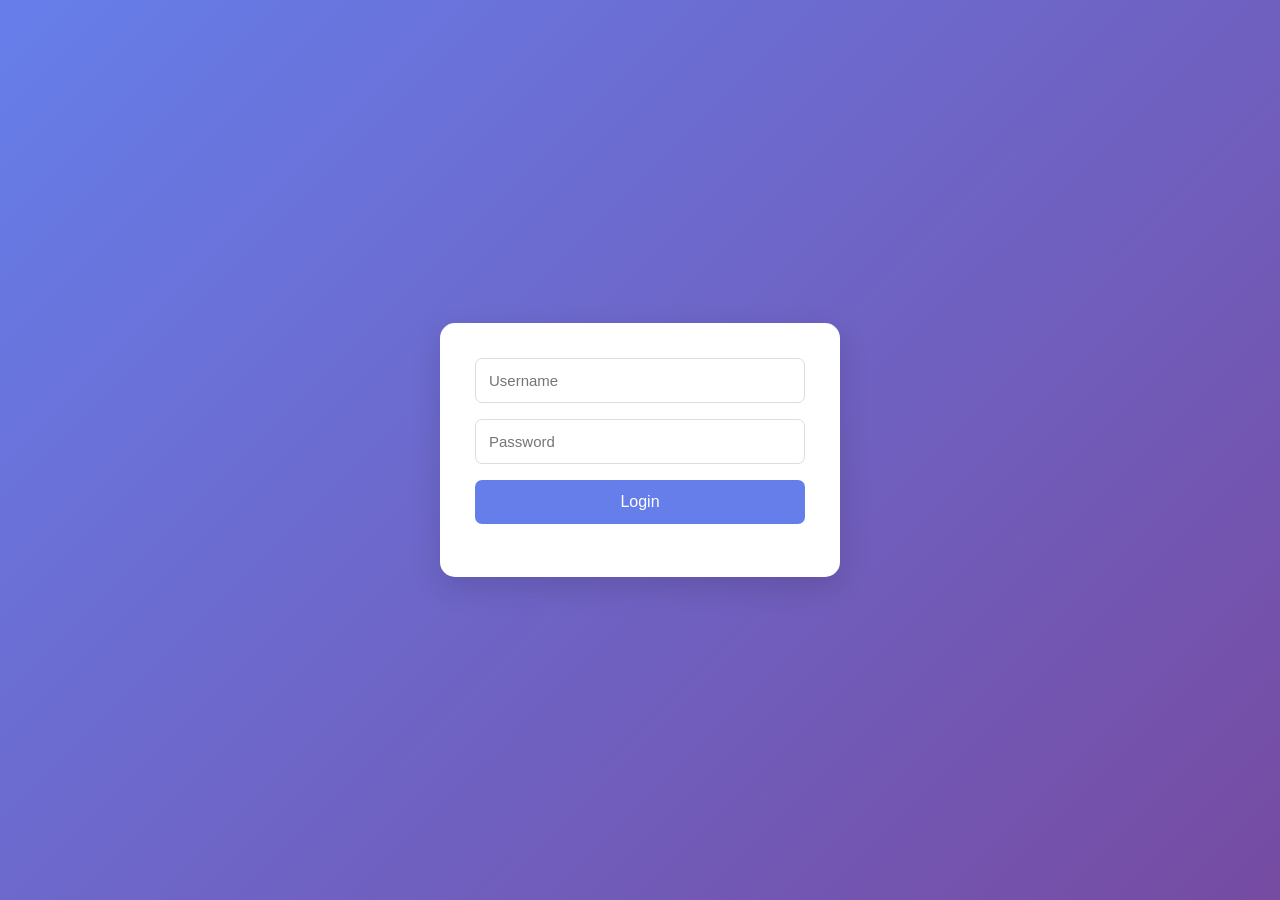
<file: login/home.html>
<!DOCTYPE html>
<html lang="en">
<head>
    <meta charset="UTF-8">
    <meta name="viewport" content="width=device-width, initial-scale=1.0">
    <title>Home</title>
    <link rel="stylesheet" href="style.css">
    <script src="script.js" defer></script>
</head>
<body>

    <div class="container">
        <h2 id="welcome">Welcome!</h2>
        <p>You are logged in successfully.</p>

        <button id="logoutBtn" type="button">Logout</button>
    </div>

</body>
</html>
</file>
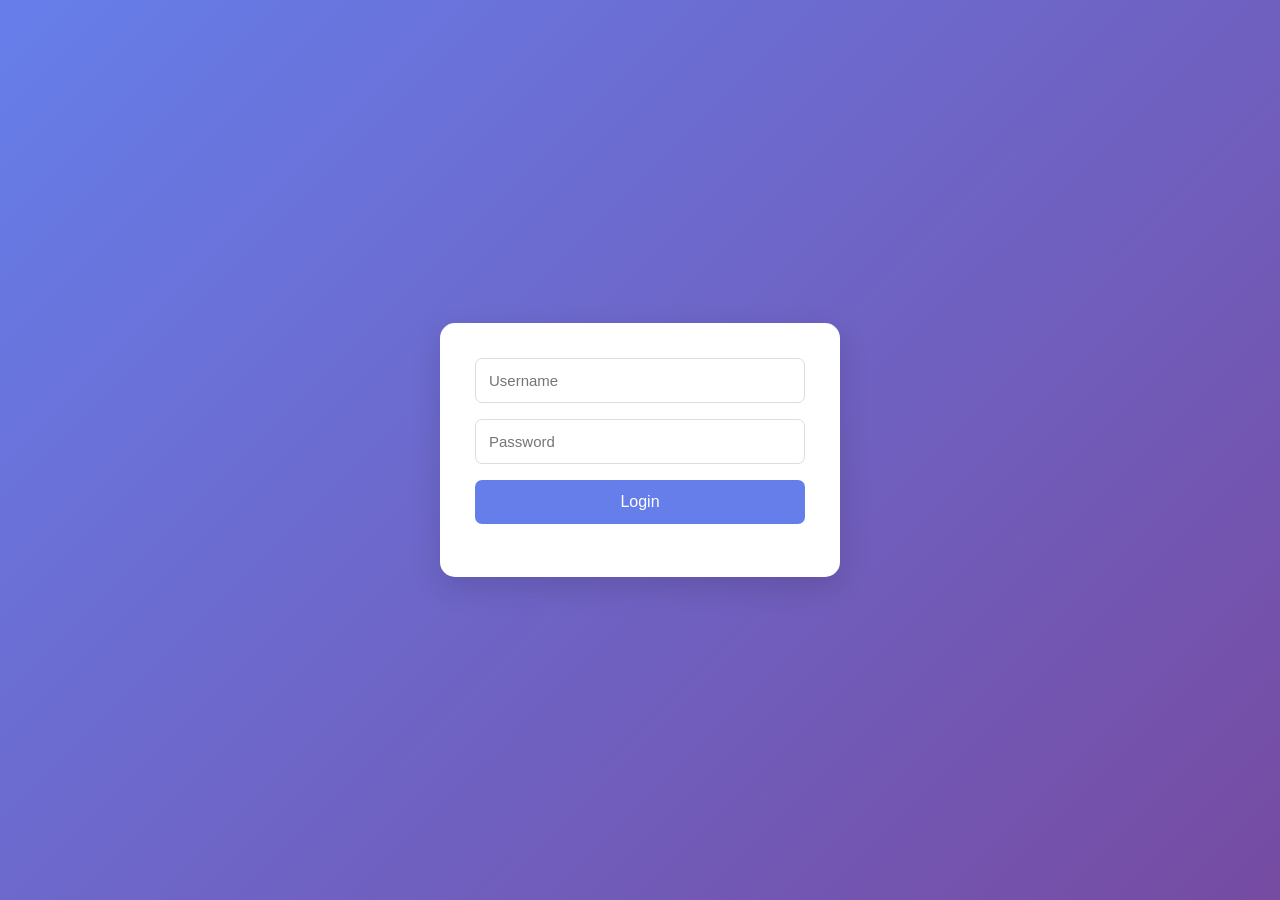
<file: login/login.html>
<!DOCTYPE html>
<html lang="en">
<head>
    <meta charset="UTF-8">
    <meta name="viewport" content="width=device-width, initial-scale=1.0">
    <title>Login</title>
    <link rel="stylesheet" href="style.css">
    <script src="script.js" defer></script>
</head>
<body>

    <div class="container">
       <form id="loginForm">

    <input
        type="text"
        id="loginUsername"
        placeholder="Username"
        required
    >

    <input
        type="password"
        id="loginPassword"
        placeholder="Password"
        required
    >

    <button type="submit">
        Login
    </button>

    <p id="loginMessage"></p>

</form>
    </div>

</body>
</html>
</file>
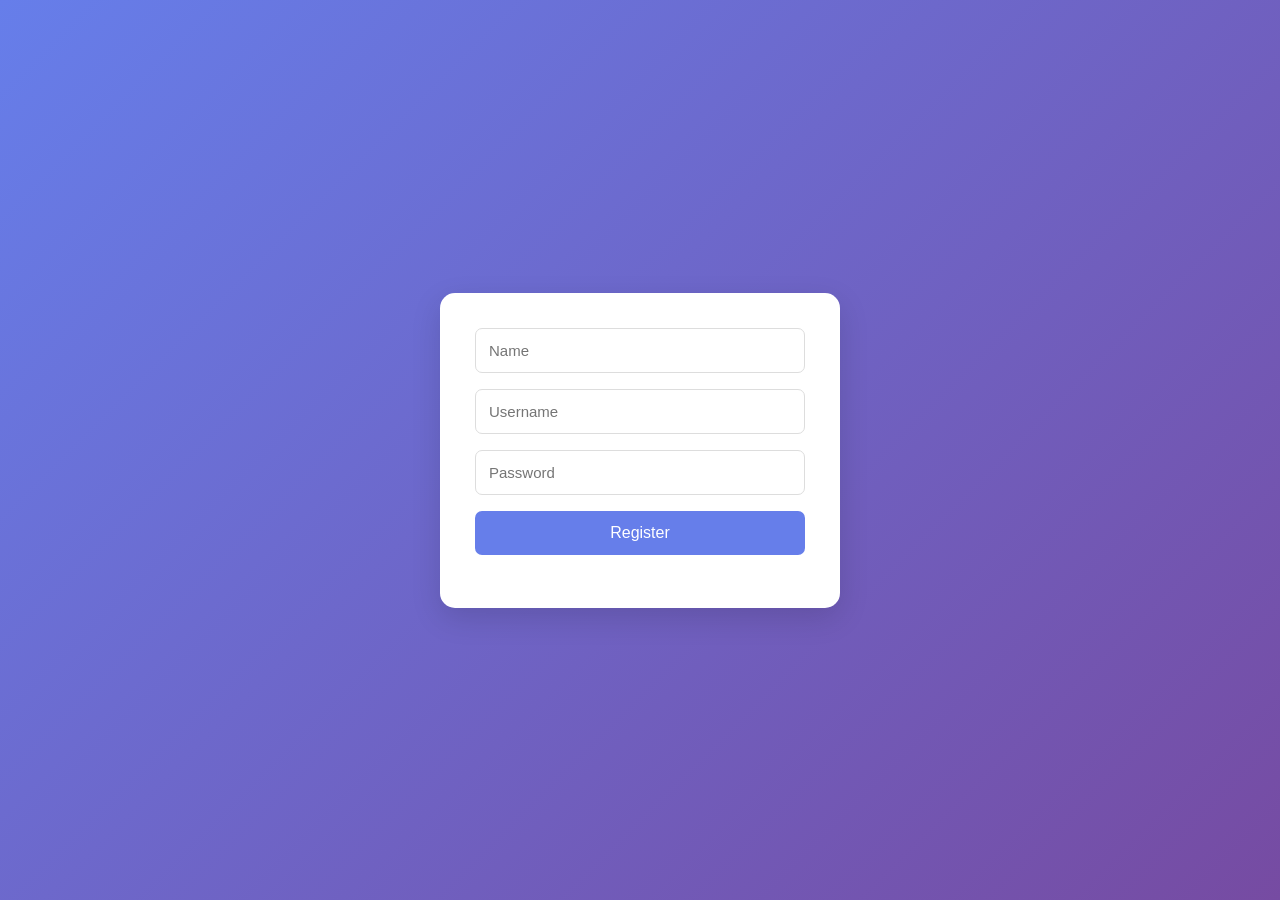
<file: login/signup.html>
<!DOCTYPE html>
<html lang="en">
<head>
    <meta charset="UTF-8">
    <meta name="viewport" content="width=device-width, initial-scale=1.0">
    <title>Signup</title>
    <link rel="stylesheet" href="style.css">
    <script src="script.js" defer></script>
</head>
<body>

    <div class="container">
      <form id="signupForm">

    <input
        type="text"
        id="signupName"
        placeholder="Name"
        required
    >

    <input
        type="text"
        id="signupUsername"
        placeholder="Username"
        required
    >

    <input
        type="password"
        id="signupPassword"
        placeholder="Password"
        required
    >

    <button type="submit">
        Register
    </button>

    <p id="signupMessage"></p>

</form>
    </div>

</body>
</html>
</file>
<file: login/style.css>
* {
    margin: 0;
    padding: 0;
    box-sizing: border-box;
}

body {
    min-height: 100vh;
    display: flex;
    justify-content: center;
    align-items: center;
    padding: 20px;
    font-family: Arial, sans-serif;
    background: linear-gradient(135deg, #667eea, #764ba2);
}

.container {
    width: 100%;
    max-width: 400px;
    padding: 35px;
    background: white;
    border-radius: 15px;
    box-shadow: 0 10px 30px #0002;
}

form h2,
.container h2 {
    text-align: center;
    margin-bottom: 25px;
    color: #333;
}

input {
    display: block;
    width: 100%;
    padding: 13px;
    margin-bottom: 16px;
    border: 1px solid #ddd;
    border-radius: 7px;
    font-size: 15px;
}

input:focus {
    outline: 2px solid #667eea;
    border-color: transparent;
}

button {
    width: 100%;
    padding: 13px;
    border: none;
    border-radius: 7px;
    background: #667eea;
    color: white;
    font-size: 16px;
    cursor: pointer;
}

button:hover {
    background: #5265d5;
}

form p {
    text-align: center;
    margin-top: 18px;
    font-size: 14px;
}

a {
    color: #5265d5;
    text-decoration: none;
    font-weight: bold;
}

.message {
    font-weight: bold;
    overflow-wrap: anywhere;
}

.container > p {
    text-align: center;
    margin-bottom: 20px;
}
</file>
